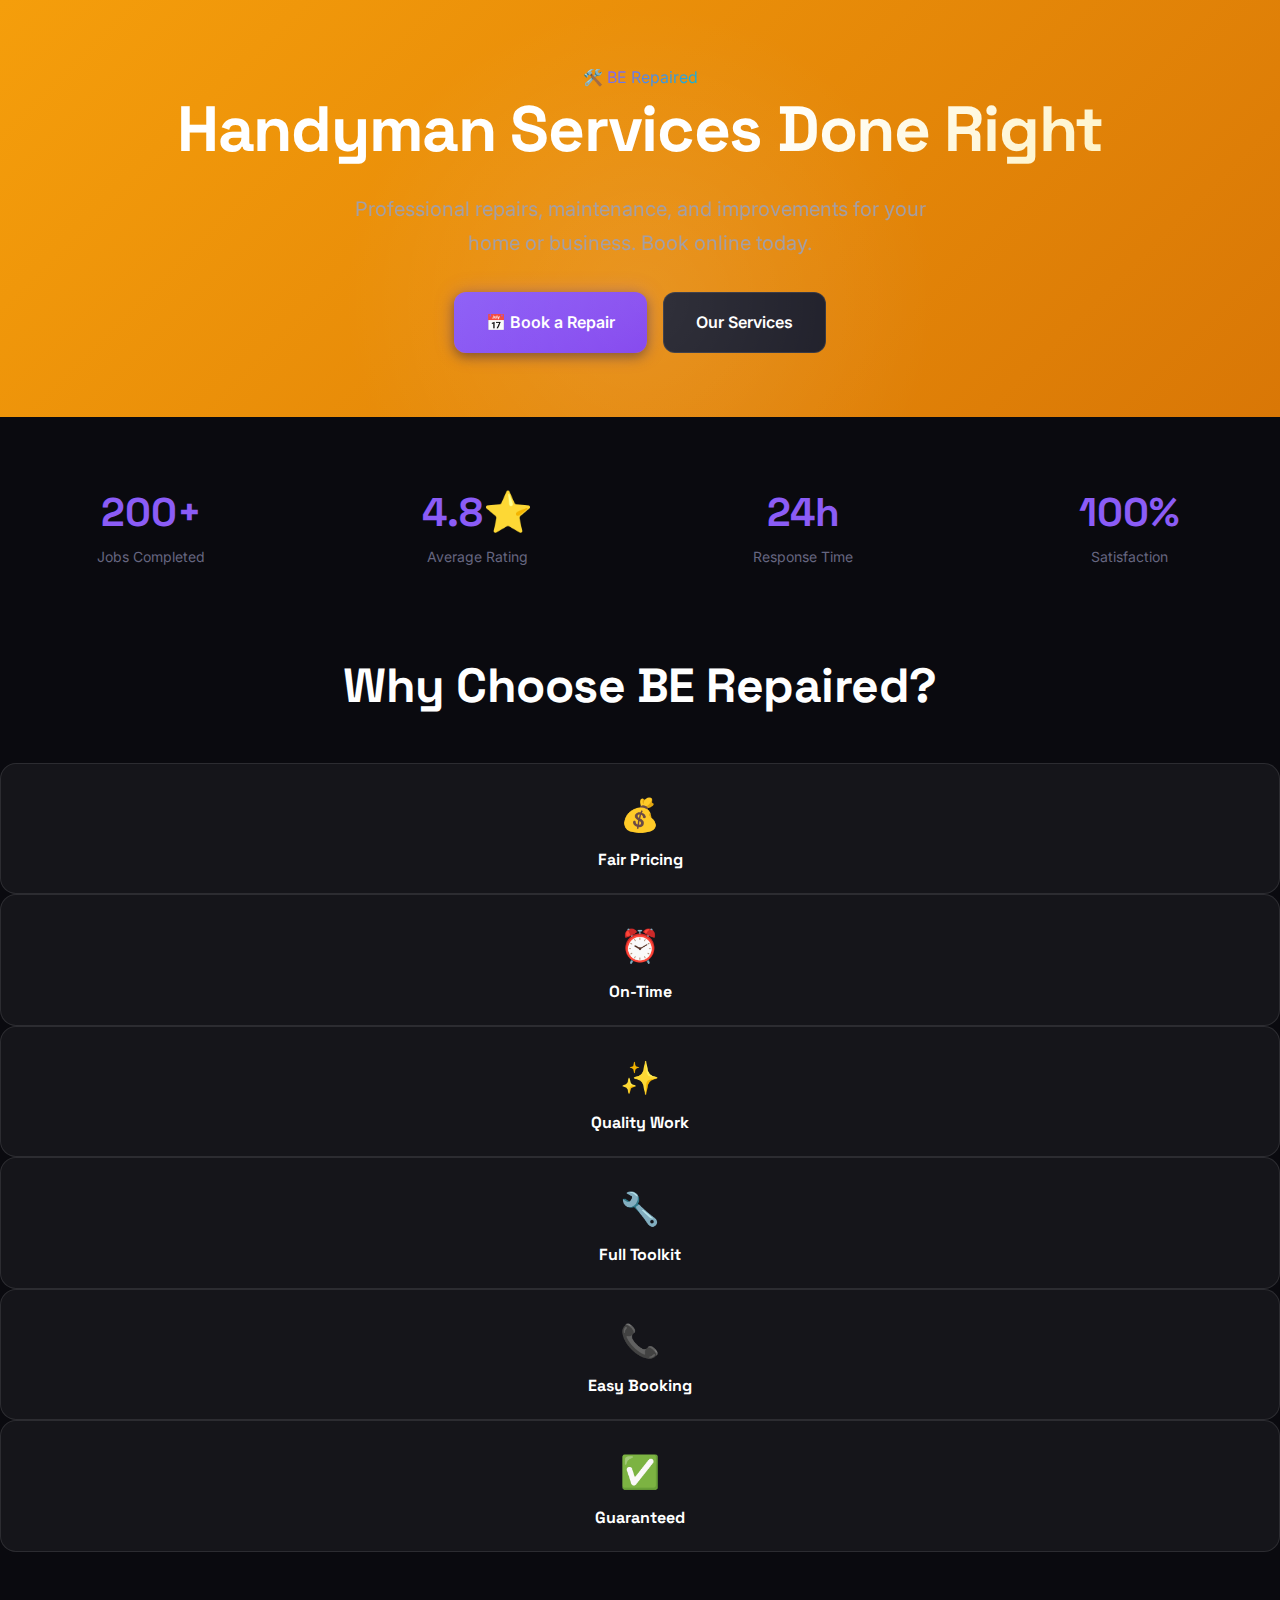
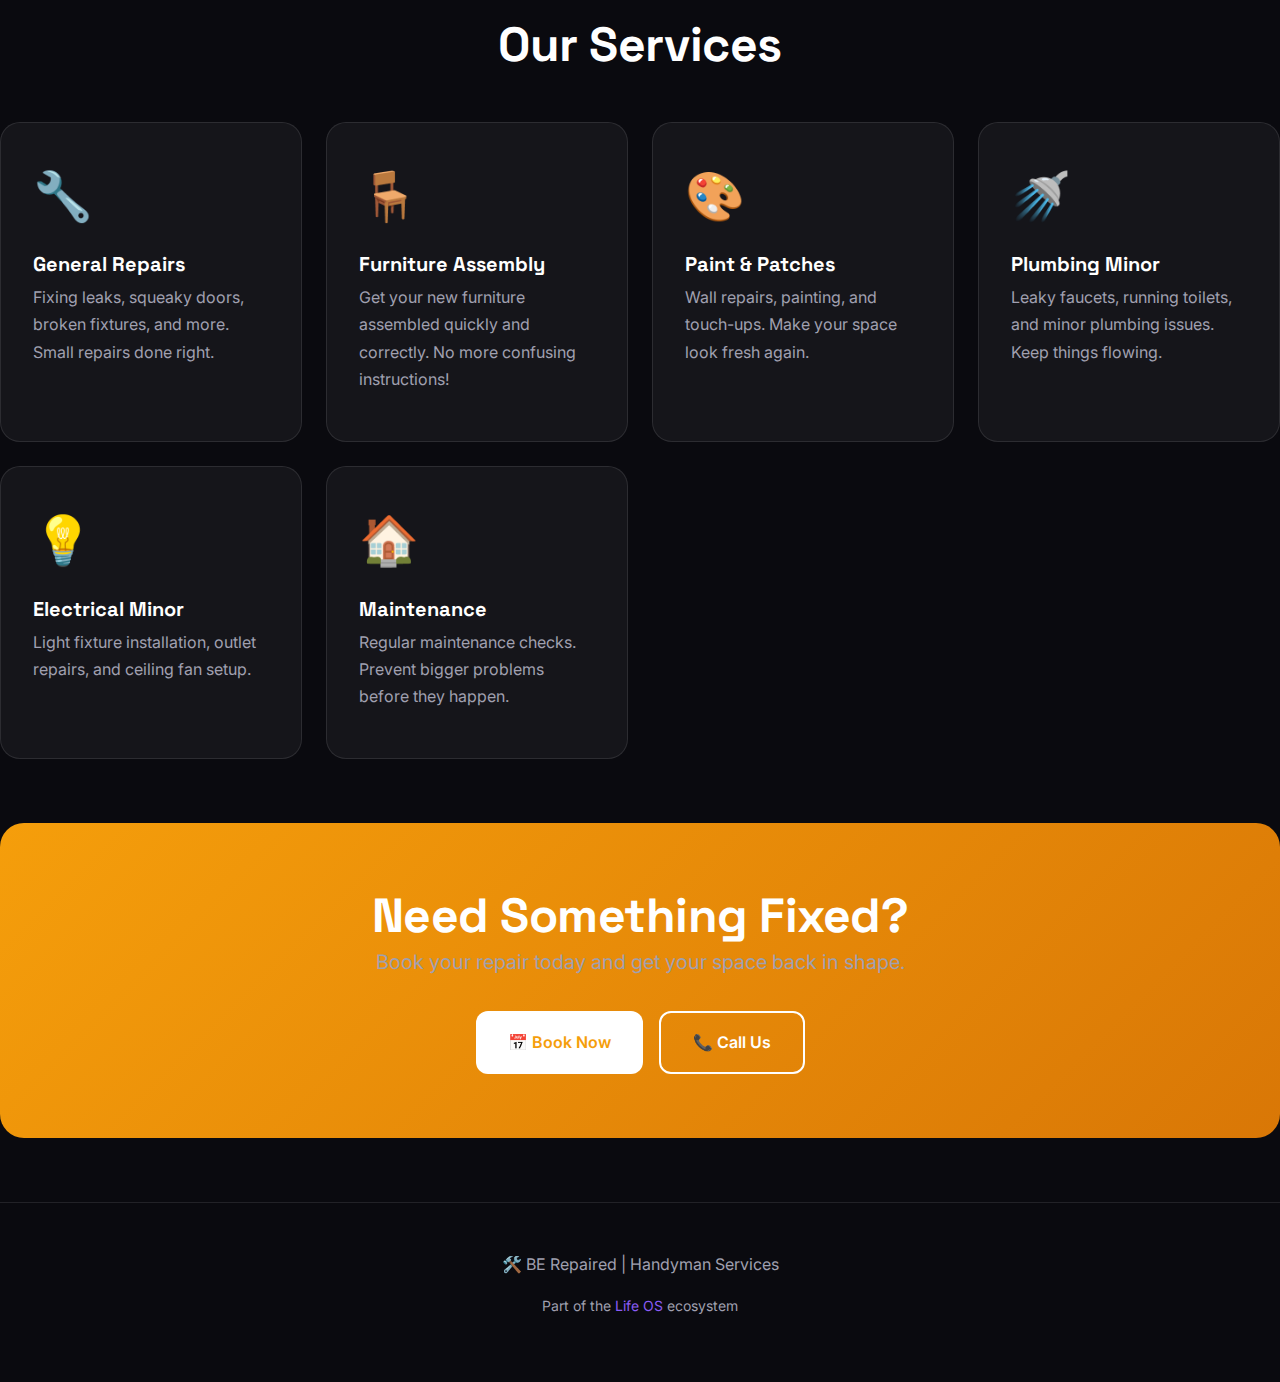
<file: index.html>
<!DOCTYPE html>
<html lang="en">
<head>
    <meta charset="UTF-8">
    <meta name="viewport" content="width=device-width, initial-scale=1.0">
    <title>🛠️ BE Repaired - Handyman Services</title>
    <meta name="description" content="Professional handyman services. Book repairs, maintenance, and improvements online.">
    <link href="https://fonts.googleapis.com/css2?family=Inter:wght@400;500;600&family=Space+Grotesk:wght@700&display=swap" rel="stylesheet">
    <link rel="stylesheet" href="/design-system.css">
    <style>
        /* Hero Override */
        .hero {
            padding: var(--space-3xl) 0;
            text-align: center;
            position: relative;
            overflow: hidden;
            background: linear-gradient(135deg, #F59E0B 0%, #D97706 100%);
        }
        .hero::before {
            content: '';
            position: absolute;
            top: 0;
            left: 50%;
            transform: translateX(-50%);
            width: 600px;
            height: 600px;
            background: radial-gradient(circle, rgba(255,255,255,0.1) 0%, transparent 70%);
            pointer-events: none;
        }
        .hero h1 {
            font-size: clamp(2.5rem, 5vw, 4rem);
            margin-bottom: var(--space-lg);
        }
        .hero h1 span {
            background: linear-gradient(135deg, #ffffff 0%, #fef3c7 100%);
            -webkit-background-clip: text;
            -webkit-text-fill-color: transparent;
        }
        .hero p {
            font-size: 1.25rem;
            max-width: 600px;
            margin: 0 auto var(--space-xl);
            opacity: 0.95;
        }
        /* Services */
        .service-card {
            background: var(--bg-card);
            border: 1px solid var(--glass-border);
            border-radius: 20px;
            padding: var(--space-xl);
            transition: all var(--ease-normal);
        }
        .service-card:hover {
            transform: translateY(-6px);
            border-color: var(--warning);
            box-shadow: 0 0 30px rgba(245, 158, 11, 0.2);
        }
        .service-icon {
            font-size: 3rem;
            margin-bottom: var(--space-md);
        }
        .service-card h3 {
            font-size: 1.25rem;
            margin-bottom: var(--space-sm);
        }
        .service-card p {
            color: var(--text-secondary);
        }
        /* Features */
        .feature-card {
            background: var(--bg-card);
            border: 1px solid var(--glass-border);
            border-radius: 16px;
            padding: var(--space-lg);
            text-align: center;
            transition: all var(--ease-normal);
        }
        .feature-card:hover {
            border-color: var(--warning);
            transform: translateY(-2px);
        }
        .feature-icon {
            font-size: 2rem;
            margin-bottom: var(--space-sm);
        }
        .feature-card h4 {
            font-size: 1rem;
            margin-bottom: 0;
        }
    </style>
</head>
<body>
    <!-- Hero -->
    <section class="hero">
        <div class="container">
            <a href="/" class="logo">🛠️ <span class="gradient-text">BE Repaired</span></a>
            
            <h1>Handyman Services <span>Done Right</span></h1>
            <p>Professional repairs, maintenance, and improvements for your home or business. Book online today.</p>
            
            <div class="links">
                <a href="#" class="btn btn-primary">📅 Book a Repair</a>
                <a href="#services" class="btn btn-secondary">Our Services</a>
            </div>
        </div>
    </section>

    <main class="container">
        <!-- Stats -->
        <section class="stats">
            <div class="stat">
                <h3>200+</h3>
                <p>Jobs Completed</p>
            </div>
            <div class="stat">
                <h3>4.8⭐</h3>
                <p>Average Rating</p>
            </div>
            <div class="stat">
                <h3>24h</h3>
                <p>Response Time</p>
            </div>
            <div class="stat">
                <h3>100%</h3>
                <p>Satisfaction</p>
            </div>
        </section>

        <!-- Why Choose Us -->
        <section>
            <h2 class="section-title">Why Choose BE Repaired?</h2>
            
            <div class="tech-grid">
                <div class="feature-card">
                    <div class="feature-icon">💰</div>
                    <h4>Fair Pricing</h4>
                </div>
                <div class="feature-card">
                    <div class="feature-icon">⏰</div>
                    <h4>On-Time</h4>
                </div>
                <div class="feature-card">
                    <div class="feature-icon">✨</div>
                    <h4>Quality Work</h4>
                </div>
                <div class="feature-card">
                    <div class="feature-icon">🔧</div>
                    <h4>Full Toolkit</h4>
                </div>
                <div class="feature-card">
                    <div class="feature-icon">📞</div>
                    <h4>Easy Booking</h4>
                </div>
                <div class="feature-card">
                    <div class="feature-icon">✅</div>
                    <h4>Guaranteed</h4>
                </div>
            </div>
        </section>

        <!-- Services -->
        <section id="services" style="margin-top: var(--space-3xl);">
            <h2 class="section-title">Our Services</h2>
            
            <div class="cards">
                <div class="service-card">
                    <div class="service-icon">🔧</div>
                    <h3>General Repairs</h3>
                    <p>Fixing leaks, squeaky doors, broken fixtures, and more. Small repairs done right.</p>
                </div>
                
                <div class="service-card">
                    <div class="service-icon">🪑</div>
                    <h3>Furniture Assembly</h3>
                    <p>Get your new furniture assembled quickly and correctly. No more confusing instructions!</p>
                </div>
                
                <div class="service-card">
                    <div class="service-icon">🎨</div>
                    <h3>Paint & Patches</h3>
                    <p>Wall repairs, painting, and touch-ups. Make your space look fresh again.</p>
                </div>
                
                <div class="service-card">
                    <div class="service-icon">🚿</div>
                    <h3>Plumbing Minor</h3>
                    <p>Leaky faucets, running toilets, and minor plumbing issues. Keep things flowing.</p>
                </div>
                
                <div class="service-card">
                    <div class="service-icon">💡</div>
                    <h3>Electrical Minor</h3>
                    <p>Light fixture installation, outlet repairs, and ceiling fan setup.</p>
                </div>
                
                <div class="service-card">
                    <div class="service-icon">🏠</div>
                    <h3>Maintenance</h3>
                    <p>Regular maintenance checks. Prevent bigger problems before they happen.</p>
                </div>
            </div>
        </section>

        <!-- CTA -->
        <section style="margin-top: var(--space-3xl);">
            <div class="cta-section" style="background: linear-gradient(135deg, var(--warning) 0%, #D97706 100%); border-radius: 24px; padding: var(--space-3xl); text-align: center;">
                <h2>Need Something Fixed?</h2>
                <p style="max-width: 600px; margin: 0 auto var(--space-xl); font-size: 1.25rem;">Book your repair today and get your space back in shape.</p>
                <div class="links" style="justify-content: center;">
                    <a href="#" class="btn" style="background: white; color: var(--warning);">📅 Book Now</a>
                    <a href="tel:+1234567890" class="btn" style="background: transparent; border: 2px solid white; color: white;">📞 Call Us</a>
                </div>
            </div>
        </section>
    </main>

    <!-- Footer -->
    <footer>
        <div class="container">
            <p>🛠️ BE Repaired | Handyman Services</p>
            <p style="margin-top: var(--space-sm); font-size: 0.875rem;">
                Part of the <a href="https://b3rt.dev">Life OS</a> ecosystem
            </p>
        </div>
    </footer>
</body>
</html>
</file>
<file: design-system.css>
/* ========================================
   Life OS Design System v2.0
   World-Class Design for All Sites
   Created: 2026-02-05
======================================== */

:root {
  /* 🎨 Unified Color Palette */
  --primary: #8B5CF6;           /* Purple - Main brand */
  --primary-light: #A78BFA;     /* Light purple */
  --primary-dark: #7C3AED;      /* Dark purple */
  --secondary: #06B6D4;        /* Cyan accent */
  --accent: #10B981;           /* Green success */
  --warning: #F59E0B;          /* Amber warnings */
  --danger: #EF4444;           /* Red errors */
  
  /* 🌙 Dark Theme */
  --bg-dark: #0a0a0f;
  --bg-card: #15151a;
  --bg-elevated: #1a1a25;
  --bg-hover: #252530;
  
  /* 📝 Text */
  --text-primary: #ffffff;
  --text-secondary: #a0a0b0;
  --text-muted: #666680;
  
  /* 🎯 Brand Colors */
  --brand-purple: #8B5CF6;
  --brand-blue: #3B82F6;
  --brand-teal: #14B8A6;
  --brand-pink: #EC4899;
  
  /* 📏 Spacing */
  --space-xs: 0.25rem;
  --space-sm: 0.5rem;
  --space-md: 1rem;
  --space-lg: 1.5rem;
  --space-xl: 2rem;
  --space-2xl: 3rem;
  --space-3xl: 4rem;
  
  /* 📐 Typography */
  --font-sans: 'Inter', -apple-system, BlinkMacSystemFont, sans-serif;
  --font-mono: 'JetBrains Mono', 'Fira Code', monospace;
  --font-display: 'Space Grotesk', sans-serif;
  
  /* 🎬 Animations */
  --ease-fast: 0.15s ease;
  --ease-normal: 0.3s ease;
  --ease-slow: 0.5s ease;
  
  /* 🖼️ Effects */
  --shadow-sm: 0 1px 2px rgba(0,0,0,0.3);
  --shadow-md: 0 4px 12px rgba(0,0,0,0.4);
  --shadow-lg: 0 8px 24px rgba(0,0,0,0.5);
  --glow: 0 0 20px rgba(139, 92, 246, 0.3);
  --glass: rgba(255, 255, 255, 0.05);
  --glass-border: rgba(255, 255, 255, 0.1);
}

/* 🌙 Dark Mode Base */
* {
  margin: 0;
  padding: 0;
  box-sizing: border-box;
}

html {
  scroll-behavior: smooth;
}

body {
  font-family: var(--font-sans);
  background: var(--bg-dark);
  color: var(--text-primary);
  line-height: 1.7;
  -webkit-font-smoothing: antialiased;
  overflow-x: hidden;
}

/* 🎯 Typography Hierarchy */
h1, h2, h3, h4, h5, h6 {
  font-family: var(--font-display);
  font-weight: 700;
  line-height: 1.2;
  color: var(--text-primary);
}

h1 { font-size: clamp(2.5rem, 5vw, 4rem); letter-spacing: -0.02em; }
h2 { font-size: clamp(2rem, 4vw, 3rem); letter-spacing: -0.01em; }
h3 { font-size: clamp(1.5rem, 3vw, 2rem); }
h4 { font-size: clamp(1.25rem, 2vw, 1.5rem); }

p {
  color: var(--text-secondary);
  margin-bottom: var(--space-md);
}

a {
  color: var(--primary);
  text-decoration: none;
  transition: color var(--ease-fast);
}

a:hover {
  color: var(--primary-light);
}

/* 🃏 Cards */
.card {
  background: var(--bg-card);
  border: 1px solid var(--glass-border);
  border-radius: 16px;
  padding: var(--space-xl);
  transition: all var(--ease-normal);
}

.card:hover {
  transform: translateY(-4px);
  border-color: var(--primary);
  box-shadow: var(--glow);
}

/* 🎨 Gradient Text */
.gradient-text {
  background: linear-gradient(135deg, var(--primary) 0%, var(--secondary) 100%);
  -webkit-background-clip: text;
  -webkit-text-fill-color: transparent;
  background-clip: text;
}

/* ✨ Buttons */
.btn {
  display: inline-flex;
  align-items: center;
  gap: var(--space-sm);
  padding: var(--space-md) var(--space-xl);
  border-radius: 12px;
  font-weight: 600;
  font-size: 1rem;
  border: none;
  cursor: pointer;
  transition: all var(--ease-normal);
}

.btn-primary {
  background: linear-gradient(135deg, var(--primary) 0%, var(--primary-dark) 100%);
  color: white;
  box-shadow: var(--shadow-md), var(--glow);
}

.btn-primary:hover {
  transform: translateY(-2px);
  box-shadow: var(--shadow-lg), 0 0 30px rgba(139, 92, 246, 0.4);
}

.btn-secondary {
  background: var(--bg-elevated);
  color: var(--text-primary);
  border: 1px solid var(--glass-border);
}

.btn-secondary:hover {
  background: var(--bg-hover);
  border-color: var(--primary);
}

/* 🎯 Hero Section */
.hero {
  padding: var(--space-3xl) 0;
  text-align: center;
  position: relative;
  overflow: hidden;
}

.hero::before {
  content: '';
  position: absolute;
  top: 0;
  left: 50%;
  transform: translateX(-50%);
  width: 600px;
  height: 600px;
  background: radial-gradient(circle, rgba(139, 92, 246, 0.15) 0%, transparent 70%);
  pointer-events: none;
}

.hero h1 {
  margin-bottom: var(--space-lg);
}

.hero p {
  font-size: 1.25rem;
  max-width: 600px;
  margin: 0 auto var(--space-xl);
}

/* 📊 Stats */
.stats {
  display: grid;
  grid-template-columns: repeat(auto-fit, minmax(150px, 1fr));
  gap: var(--space-lg);
  padding: var(--space-2xl) 0;
}

.stat {
  text-align: center;
  padding: var(--space-lg);
}

.stat h3 {
  font-size: 2.5rem;
  color: var(--primary);
  margin-bottom: var(--space-sm);
}

.stat p {
  color: var(--text-muted);
  font-size: 0.875rem;
}

/* 🔗 Links Grid */
.links {
  display: flex;
  flex-wrap: wrap;
  gap: var(--space-md);
  justify-content: center;
  margin-top: var(--space-xl);
}

.links .link {
  display: inline-flex;
  align-items: center;
  gap: var(--space-sm);
  padding: var(--space-md) var(--space-lg);
  background: var(--bg-elevated);
  border: 1px solid var(--glass-border);
  border-radius: 12px;
  color: var(--text-primary);
  font-weight: 500;
  transition: all var(--ease-normal);
}

.links .link:hover {
  background: var(--bg-hover);
  border-color: var(--primary);
  transform: translateY(-2px);
  color: var(--primary);
}

/* 🎭 Cards Grid */
.cards {
  display: grid;
  grid-template-columns: repeat(auto-fit, minmax(280px, 1fr));
  gap: var(--space-lg);
  margin-top: var(--space-2xl);
}

/* 📱 Responsive */
@media (max-width: 768px) {
  .hero { padding: var(--space-2xl) 0; }
  .hero h1 { font-size: 2.5rem; }
  .card { padding: var(--space-lg); }
  .links { flex-direction: column; align-items: center; }
  .links .link { width: 100%; max-width: 300px; justify-content: center; }
}

/* 🖼️ Images */
img {
  max-width: 100%;
  height: auto;
  border-radius: 8px;
}

/* 📝 Code */
code, pre {
  font-family: var(--font-mono);
  background: var(--bg-elevated);
  border-radius: 6px;
}

code {
  padding: 0.125em 0.375em;
}

pre {
  padding: var(--space-md);
  overflow-x: auto;
}

/* 🎬 Animations */
@keyframes fadeIn {
  from { opacity: 0; transform: translateY(20px); }
  to { opacity: 1; transform: translateY(0); }
}

@keyframes pulse {
  0%, 100% { opacity: 1; }
  50% { opacity: 0.5; }
}

@keyframes shimmer {
  0% { background-position: -200% 0; }
  100% { background-position: 200% 0; }
}

.animate-fade-in {
  animation: fadeIn 0.5s ease forwards;
}

/* 🏷️ Tags */
.tag {
  display: inline-block;
  padding: var(--space-xs) var(--space-sm);
  background: var(--glass);
  border: 1px solid var(--glass-border);
  border-radius: 20px;
  font-size: 0.75rem;
  color: var(--text-secondary);
  margin-right: var(--space-sm);
  margin-bottom: var(--space-sm);
}

/* 📦 Sections */
.section {
  padding: var(--space-3xl) 0;
}

.section-title {
  text-align: center;
  margin-bottom: var(--space-2xl);
}

/* 🎯 Footer */
footer {
  padding: var(--space-2xl) 0;
  text-align: center;
  color: var(--text-muted);
  border-top: 1px solid var(--glass-border);
  margin-top: var(--space-3xl);
}

/* 🔍 Utilities */
.text-center { text-align: center; }
.text-primary { color: var(--primary); }
.text-muted { color: var(--text-muted); }

.mt-1 { margin-top: var(--space-md); }
.mt-2 { margin-top: var(--space-xl); }
.mt-3 { margin-top: var(--space-2xl); }

.mb-1 { margin-bottom: var(--space-md); }
.mb-2 { margin-bottom: var(--space-xl); }
.mb-3 { margin-bottom: var(--space-2xl); }

/* ✨ Loading States */
.skeleton {
  background: linear-gradient(90deg, var(--bg-elevated) 25%, var(--bg-hover) 50%, var(--bg-elevated) 75%);
  background-size: 200% 100%;
  animation: shimmer 1.5s infinite;
}
</file>
